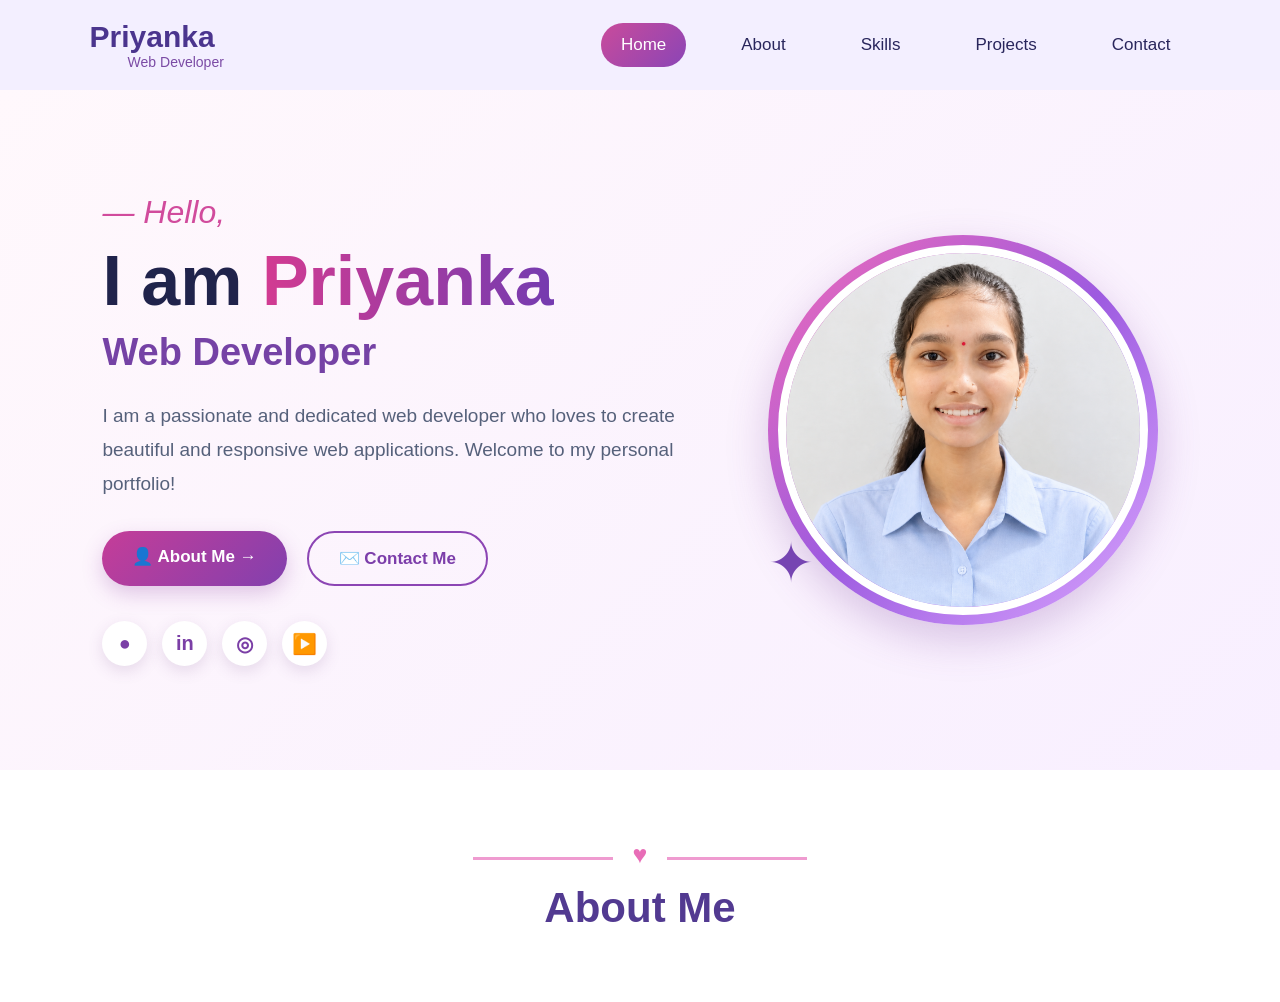
<file: index.html>
<!DOCTYPE html>
<html lang="en">

<head>
    <meta charset="UTF-8">
    <meta name="viewport" content="width=device-width, initial-scale=1.0">

    <title>My Portfolio</title>

    <link rel="stylesheet" href="style.css">
</head>

<body>

    <!-- Navigation -->
    <nav>

        <div class="logo">
             Priyanka
            <span>Web Developer</span>
        </div>

        <div class="menu">

            <a href="index.html" class="active">Home</a>

            <a href="about.html">About</a>

            <a href="skills.html">Skills</a>

            <a href="projects.html">Projects</a>

            <a href="contact.html">Contact</a>

        </div>

    </nav>


    <!-- Home Section -->

    <section class="hero">

        <div class="hero-text">

            <p class="hello">— Hello, </p>

            <h1>
                I am <span>Priyanka</span>
            </h1>

            <h2>Web Developer</h2>

            <p class="description">
                I am a passionate and dedicated web developer
                who loves to create beautiful and responsive
                web applications. Welcome to my personal portfolio!
            </p>


            <div class="buttons">

                <a href="about.html" class="btn">
                    👤 About Me →
                </a>

                <a href="contact.html" class="btn outline">
                    ✉️ Contact Me
                </a>

            </div>


            <div class="social">

                <span>●</span>
                <span>in</span>
                <span>◎</span>
                <span>▶️</span>

            </div>

        </div>


        <!-- Profile Photo -->

        <div class="hero-image">

            <div class="circle">

                <img src="photo.png"
                     alt="Priyanka Profile Photo">

            </div>

            <div class="heart"></div>

            <div class="star">✦</div>

        </div>

    </section>


    <!-- About Heading -->

    <section class="about-title">

        <div class="line"></div>

        <div class="heart-icon">♥️</div>

        <div class="line"></div>

        <h2>About Me</h2>

    </section>


</body>

</html>
</file>
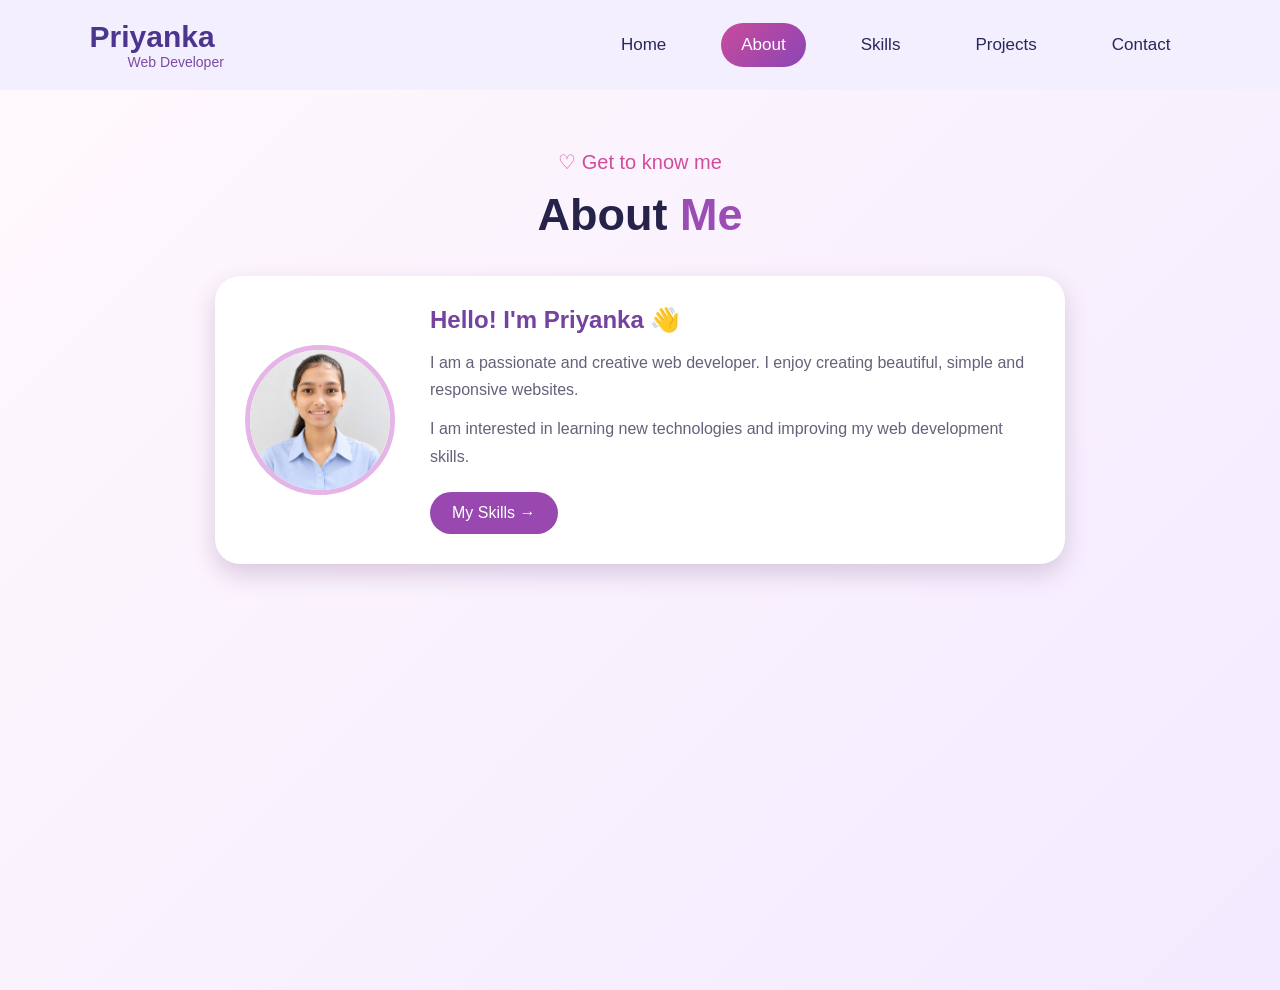
<file: about.html>
<!DOCTYPE html>
<html lang="en">

<head>
    <meta charset="UTF-8">
    <meta name="viewport" content="width=device-width, initial-scale=1.0">
    <title>About Me</title>

    <link rel="stylesheet" href="style.css">
</head>

<body>

    <nav>
        <div class="logo">
             Priyanka
            <span>Web Developer</span>
        </div>

        <div class="menu">
            <a href="index.html">Home</a>
            <a href="about.html" class="active">About</a>
            <a href="skills.html">Skills</a>
            <a href="projects.html">Projects</a>
            <a href="contact.html">Contact</a>
        </div>
    </nav>

    <section class="about-page">

        <p>♡ Get to know me</p>

        <h1>About <span>Me</span></h1>

        <div class="about-card">

            <img src="photo.png" alt="Priyanka" class="about-photo">

            <div>
                <h2>Hello! I'm Priyanka 👋</h2>

                <p>
                    I am a passionate and creative web developer.
                    I enjoy creating beautiful, simple and responsive websites.
                </p>

                <p>
                    I am interested in learning new technologies
                    and improving my web development skills.
                </p>

                <a href="skills.html">My Skills →</a>
            </div>

        </div>

    </section>

</body>

</html>
</file>
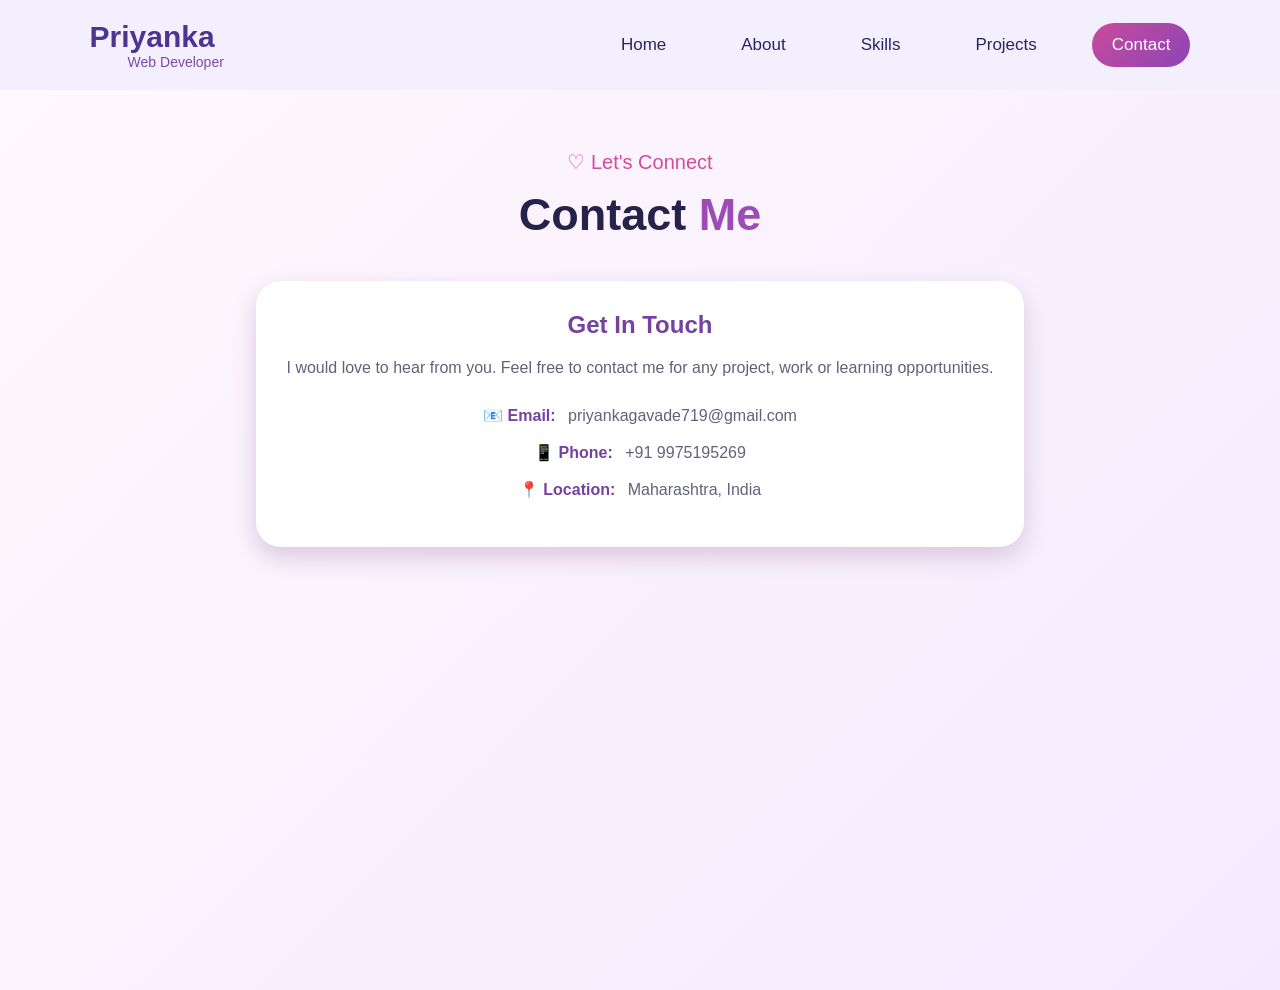
<file: contact.html>
<!DOCTYPE html>
<html lang="en">

<head>
    <meta charset="UTF-8">
    <meta name="viewport" content="width=device-width, initial-scale=1.0">
    <title>Contact Me</title>
    <link rel="stylesheet" href="style.css">
</head>

<body>

<nav>
    <div class="logo">
         Priyanka
        <span>Web Developer</span>
    </div>

    <div class="menu">
        <a href="index.html">Home</a>
        <a href="about.html">About</a>
        <a href="skills.html">Skills</a>
        <a href="projects.html">Projects</a>
        <a href="contact.html" class="active">Contact</a>
    </div>
</nav>

<section class="contact-page">

    <p>♡ Let's Connect</p>

    <h1>Contact <span>Me</span></h1>

    <div class="contact-container">

        <div class="contact-info">

            <h2>Get In Touch</h2>

            <p>
                I would love to hear from you.
                Feel free to contact me for any project,
                work or learning opportunities.
            </p>

            <div class="contact-item">
                📧 <strong>Email:</strong>
                <span>priyankagavade719@gmail.com</span>
            </div>

            <div class="contact-item">
                📱 <strong>Phone:</strong>
                <span>+91 9975195269</span>
            </div>

            <div class="contact-item">
                📍 <strong>Location:</strong>
                <span>Maharashtra, India</span>
            </div>

        </div>
    </div>

</section>

</body>
</html>
</file>
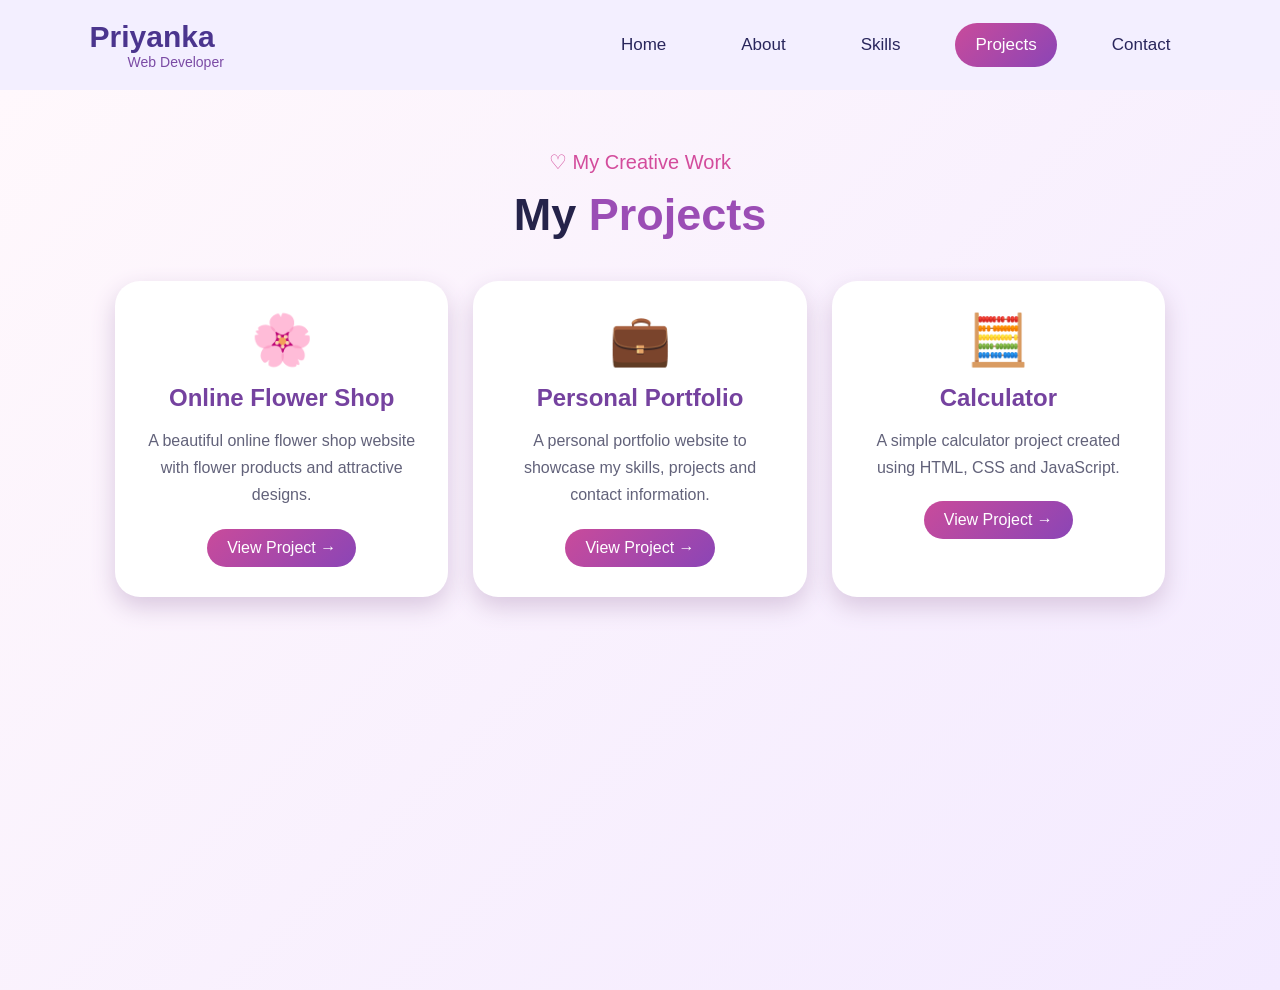
<file: projects.html>
<!DOCTYPE html>
<html lang="en">

<head>
    <meta charset="UTF-8">
    <meta name="viewport" content="width=device-width, initial-scale=1.0">
    <title>My Projects</title>
    <link rel="stylesheet" href="style.css">
</head>

<body>

<nav>
    <div class="logo">
         Priyanka
        <span>Web Developer</span>
    </div>

    <div class="menu">
        <a href="index.html">Home</a>
        <a href="about.html">About</a>
        <a href="skills.html">Skills</a>
        <a href="projects.html" class="active">Projects</a>
        <a href="contact.html">Contact</a>
    </div>
</nav>

<section class="projects-page">

    <p>♡ My Creative Work</p>

    <h1>My <span>Projects</span></h1>

    <div class="projects-container">

        <div class="project-card">
            <div class="project-icon">🌸</div>
            <h2>Online Flower Shop</h2>
            <p>
                A beautiful online flower shop website
                with flower products and attractive designs.
            </p>
            <a href="#">View Project →</a>
        </div>

        <div class="project-card">
            <div class="project-icon">💼</div>
            <h2>Personal Portfolio</h2>
            <p>
                A personal portfolio website to showcase
                my skills, projects and contact information.
            </p>
            <a href="#">View Project →</a>
        </div>

        <div class="project-card">
            <div class="project-icon">🧮</div>
            <h2>Calculator</h2>
            <p>
                A simple calculator project created using
                HTML, CSS and JavaScript.
            </p>
            <a href="#">View Project →</a>
        </div>

    </div>

</section>

</body>
</html>
</file>
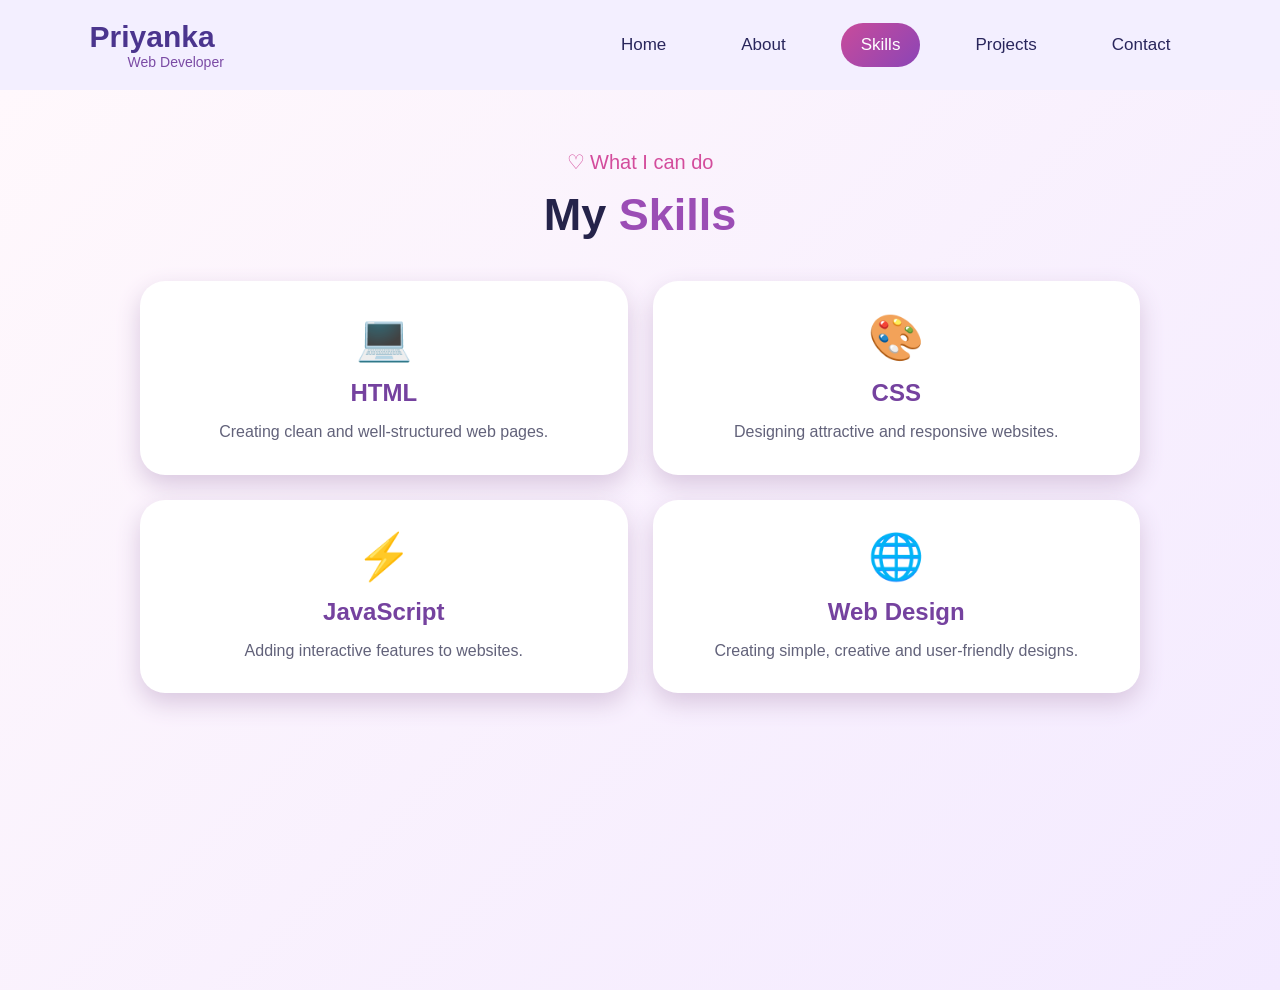
<file: skills.html>
<!DOCTYPE html>
<html lang="en">

<head>
    <meta charset="UTF-8">
    <meta name="viewport" content="width=device-width, initial-scale=1.0">
    <title>My Skills</title>
    <link rel="stylesheet" href="style.css">
</head>

<body>

<nav>
    <div class="logo">
         Priyanka
        <span>Web Developer</span>
    </div>

    <div class="menu">
        <a href="index.html">Home</a>
        <a href="about.html">About</a>
        <a href="skills.html" class="active">Skills</a>
        <a href="projects.html">Projects</a>
        <a href="contact.html">Contact</a>
    </div>
</nav>

<section class="skills-page">

    <p>♡ What I can do</p>

    <h1>My <span>Skills</span></h1>

    <div class="skills-container">

        <div class="skill-card">
            <div class="skill-icon">💻</div>
            <h2>HTML</h2>
            <p>Creating clean and well-structured web pages.</p>
        </div>

        <div class="skill-card">
            <div class="skill-icon">🎨</div>
            <h2>CSS</h2>
            <p>Designing attractive and responsive websites.</p>
        </div>

        <div class="skill-card">
            <div class="skill-icon">⚡</div>
            <h2>JavaScript</h2>
            <p>Adding interactive features to websites.</p>
        </div>

        <div class="skill-card">
            <div class="skill-icon">🌐</div>
            <h2>Web Design</h2>
            <p>Creating simple, creative and user-friendly designs.</p>
        </div>

    </div>

</section>

</body>
</html>
</file>
<file: style.css>
* {
    margin: 0;
    padding: 0;
    box-sizing: border-box;
}

body {
    font-family: Arial, sans-serif;
    background: #fff8fc;
    color: #25234a;
}

/* Navigation */

nav {
    width: 100%;
    padding: 20px 7%;
    display: flex;
    justify-content: space-between;
    align-items: center;
    background: #f3efff;
}

.logo {
    font-size: 30px;
    font-weight: bold;
    color: #4b358e;
}

.logo span {
    display: block;
    font-size: 14px;
    margin-left: 38px;
    color: #7b4ba5;
    font-weight: normal;
}

.menu {
    display: flex;
    gap: 35px;
}

.menu a {
    text-decoration: none;
    color: #29265c;
    font-size: 17px;
    font-weight: 500;
    padding: 12px 20px;
    border-radius: 25px;
    transition: 0.3s;
}

.menu a:hover,
.menu .active {
    background: linear-gradient(135deg, #c94b9b, #8b45b6);
    color: white;
}

/* Hero */

.hero {
    min-height: 680px;
    padding: 70px 8%;
    display: flex;
    justify-content: space-between;
    align-items: center;
    background: linear-gradient(
        135deg,
        #fff8fc,
        #f8efff
    );
}

/* Hero Text */

.hero-text {
    width: 55%;
}

.hello {
    color: #d14b9c;
    font-size: 32px;
    font-style: italic;
    margin-bottom: 10px;
}

.hero h1 {
    font-size: 70px;
    color: #20234b;
    margin-bottom: 10px;
}

.hero h1 span {
    background: linear-gradient(
        90deg,
        #d33b91,
        #743bb0
    );

    -webkit-background-clip: text;
    background-clip: text;
    color: transparent;
}

.hero h2 {
    font-size: 38px;
    color: #7542a5;
    margin-bottom: 25px;
}

.description {
    width: 650px;
    max-width: 100%;
    font-size: 19px;
    line-height: 1.8;
    color: #56617b;
}

/* Buttons */

.buttons {
    margin-top: 30px;
    display: flex;
    gap: 20px;
}

.btn {
    text-decoration: none;
    padding: 15px 30px;
    border-radius: 30px;
    background: linear-gradient(
        135deg,
        #c53d98,
        #8240ae
    );

    color: white;
    font-size: 17px;
    font-weight: bold;

    box-shadow: 0 8px 20px rgba(140, 60, 160, 0.25);
    transition: 0.3s;
}

.btn:hover {
    transform: translateY(-4px);
}

.btn.outline {
    background: transparent;
    color: #7c3eaa;
    border: 2px solid #8c45b4;
    box-shadow: none;
}

/* Social */

.social {
    margin-top: 35px;
    display: flex;
    gap: 15px;
}

.social span {
    width: 45px;
    height: 45px;
    border-radius: 50%;

    display: flex;
    justify-content: center;
    align-items: center;

    background: white;
    color: #7b3fa6;

    font-size: 20px;
    font-weight: bold;

    box-shadow: 0 5px 15px rgba(100, 60, 120, 0.15);
}

/* Profile Image */

.hero-image {
    width: 40%;
    display: flex;
    justify-content: center;
    position: relative;
}

.circle {
    width: 390px;
    height: 390px;

    border-radius: 50%;

    padding: 10px;

    background: linear-gradient(
        135deg,
        #f26bb7,
        #9d5be0,
        #d9a6ff
    );

    box-shadow:
        0 15px 40px rgba(120, 60, 150, 0.25);
}

.circle img {
    width: 100%;
    height: 100%;

    border-radius: 50%;

    object-fit: cover;

    border: 8px solid white;
}

/* Decorations */

.heart {
    position: absolute;
    top: 20px;
    right: 25px;

    font-size: 60px;
    color: #d54ca5;

    transform: rotate(-15deg);
}

.star {
    position: absolute;
    bottom: 30px;
    left: 20px;

    font-size: 55px;
    color: #7645b2;
}

/* About Title */

.about-title {
    padding: 70px 20px;
    text-align: center;
    background: white;
}

.about-title h2 {
    font-size: 42px;
    color: #523a91;
    margin-top: 15px;
}

.line {
    display: inline-block;
    width: 140px;
    height: 3px;
    background: #ef9bd0;
    vertical-align: middle;
    margin: 0 15px;
}

.heart-icon {
    display: inline-block;
    color: #e86db7;
    font-size: 25px;
}

/* Mobile */

@media (max-width: 900px) {

    nav {
        flex-direction: column;
        gap: 20px;
    }

    .menu {
        flex-wrap: wrap;
        justify-content: center;
        gap: 10px;
    }

    .hero {
        flex-direction: column;
        text-align: center;
        padding: 50px 20px;
    }

    .hero-text {
        width: 100%;
    }

    .hero h1 {
        font-size: 48px;
    }

    .hero h2 {
        font-size: 30px;
    }

    .buttons {
        justify-content: center;
        flex-wrap: wrap;
    }

    .social {
        justify-content: center;
    }

    .hero-image {
        width: 100%;
        margin-top: 50px;
    }

    .circle {
        width: 300px;
        height: 300px;
    }
}
.about-page {
            min-height: 100vh;
            padding: 60px 8%;
            text-align: center;
            background: linear-gradient(135deg, #fff8fc, #f3eaff);
        }

        .about-page > p {
            color: #d34c9c;
            font-size: 20px;
        }

        .about-page h1 {
            font-size: 45px;
            margin: 15px 0 35px;
        }

        .about-page h1 span {
            color: #9b4db5;
        }

        .about-card {
            max-width: 850px;
            margin: auto;
            padding: 30px;
            display: flex;
            align-items: center;
            gap: 35px;
            text-align: left;
            background: white;
            border-radius: 25px;
            box-shadow: 0 10px 25px #d9c7df;
        }

        .about-photo {
            width: 150px !important;
            height: 150px !important;
            min-width: 150px !important;
            max-width: 150px !important;
            min-height: 150px !important;
            max-height: 150px !important;
            border-radius: 50% !important;
            object-fit: cover !important;
            border: 5px solid #e6b5e8;
        }

        .about-card h2 {
            color: #75429f;
            margin-bottom: 15px;
        }

        .about-card p {
            color: #62627a;
            line-height: 1.7;
            margin-bottom: 12px;
        }

        .about-card a {
            display: inline-block;
            margin-top: 10px;
            padding: 12px 22px;
            border-radius: 25px;
            background: #9848ae;
            color: white;
            text-decoration: none;
        }
        /* Skills Page */

.skills-page {
    min-height: 100vh;
    padding: 60px 8%;
    text-align: center;
    background: linear-gradient(135deg, #fff8fc, #f3eaff);
}

.skills-page > p {
    color: #d34c9c;
    font-size: 20px;
}

.skills-page h1 {
    font-size: 45px;
    margin: 15px 0 40px;
    color: #25234a;
}

.skills-page h1 span {
    color: #9b4db5;
}

.skills-container {
    max-width: 1000px;
    margin: auto;
    display: grid;
    grid-template-columns: repeat(2, 1fr);
    gap: 25px;
}

.skill-card {
    padding: 30px;
    background: white;
    border-radius: 25px;
    box-shadow: 0 10px 25px #d9c7df;
}

.skill-icon {
    font-size: 45px;
    margin-bottom: 15px;
}

.skill-card h2 {
    color: #75429f;
    margin-bottom: 12px;
}

.skill-card p {
    color: #62627a;
    line-height: 1.6;
}

@media (max-width: 700px) {
    .skills-container {
        grid-template-columns: 1fr;
    }
}
/* Projects Page */

.projects-page {
    min-height: 100vh;
    padding: 60px 8%;
    text-align: center;
    background: linear-gradient(135deg, #fff8fc, #f3eaff);
}

.projects-page > p {
    color: #d34c9c;
    font-size: 20px;
}

.projects-page h1 {
    font-size: 45px;
    margin: 15px 0 40px;
    color: #25234a;
}

.projects-page h1 span {
    color: #9b4db5;
}

.projects-container {
    max-width: 1050px;
    margin: auto;
    display: grid;
    grid-template-columns: repeat(3, 1fr);
    gap: 25px;
}

.project-card {
    padding: 30px 25px;
    background: white;
    border-radius: 25px;
    box-shadow: 0 10px 25px #d9c7df;
    transition: 0.3s;
}

.project-card:hover {
    transform: translateY(-8px);
}

.project-icon {
    font-size: 50px;
    margin-bottom: 15px;
}

.project-card h2 {
    color: #75429f;
    margin-bottom: 15px;
}

.project-card p {
    color: #62627a;
    line-height: 1.7;
    margin-bottom: 20px;
}

.project-card a {
    display: inline-block;
    padding: 10px 20px;
    border-radius: 25px;
    background: linear-gradient(135deg, #c94b9b, #8b45b6);
    color: white;
    text-decoration: none;
}

@media (max-width: 800px) {
    .projects-container {
        grid-template-columns: 1fr;
    }
}
/* Contact Page */

.contact-page {
    min-height: 100vh;
    padding: 60px 8%;
    text-align: center;
    background: linear-gradient(135deg, #fff8fc, #f3eaff);
}

.contact-page > p {
    color: #d34c9c;
    font-size: 20px;
}

.contact-page h1 {
    font-size: 45px;
    margin: 15px 0 40px;
    color: #25234a;
}

.contact-page h1 span {
    color: #9b4db5;
}

.contact-container {
    max-width: 1000px;
    margin: auto;
    display: flex;
    justify-content: center;
    grid-template-columns: 1fr 1fr;
    gap: 30px;
    text-align: center;
}

.contact-info,
.contact-form {
    background: white;
    padding: 30px;
    border-radius: 25px;
    box-shadow: 0 10px 25px #d9c7df;
}

.contact-info h2 {
    color: #75429f;
    margin-bottom: 15px;
}

.contact-info p {
    color: #62627a;
    line-height: 1.7;
    margin-bottom: 25px;
}

.contact-item {
    margin: 18px 0;
    color: #75429f;
}

.contact-item span {
    color: #62627a;
    margin-left: 8px;
}

.contact-form form {
    display: flex;
    flex-direction: column;
    gap: 15px;
}

.contact-form input,
.contact-form textarea {
    width: 100%;
    padding: 14px;
    border: 2px solid #ead8ef;
    border-radius: 12px;
    outline: none;
    font-size: 15px;
}

.contact-form input:focus,
.contact-form textarea:focus {
    border-color: #9b4db5;
}

.contact-form button {
    padding: 14px;
    border: none;
    border-radius: 25px;
    background: linear-gradient(135deg, #c94b9b, #8b45b6);
    color: white;
    font-size: 16px;
    font-weight: bold;
    cursor: pointer;
}

.contact-form button:hover {
    transform: translateY(-2px);
}

@media (max-width: 800px) {
    .contact-container {
        grid-template-columns: 1fr;
    }
}
</file>
